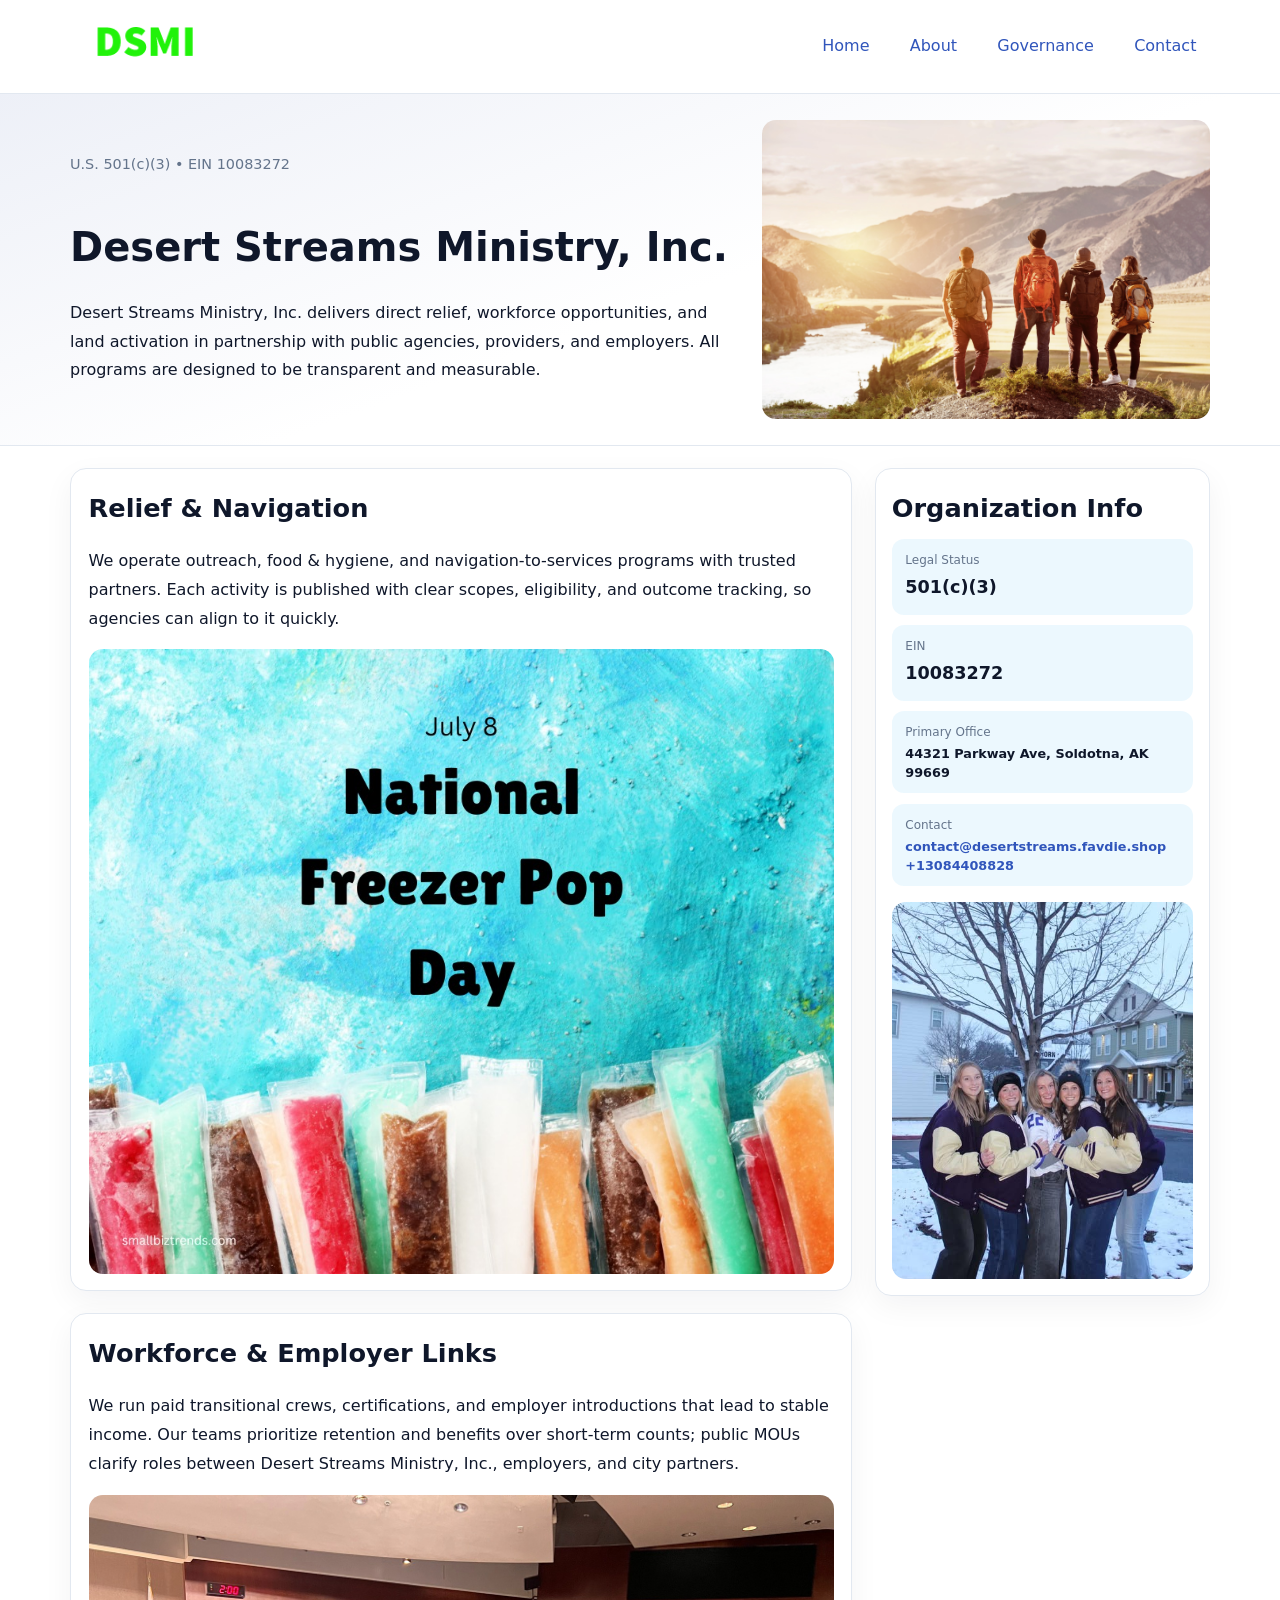
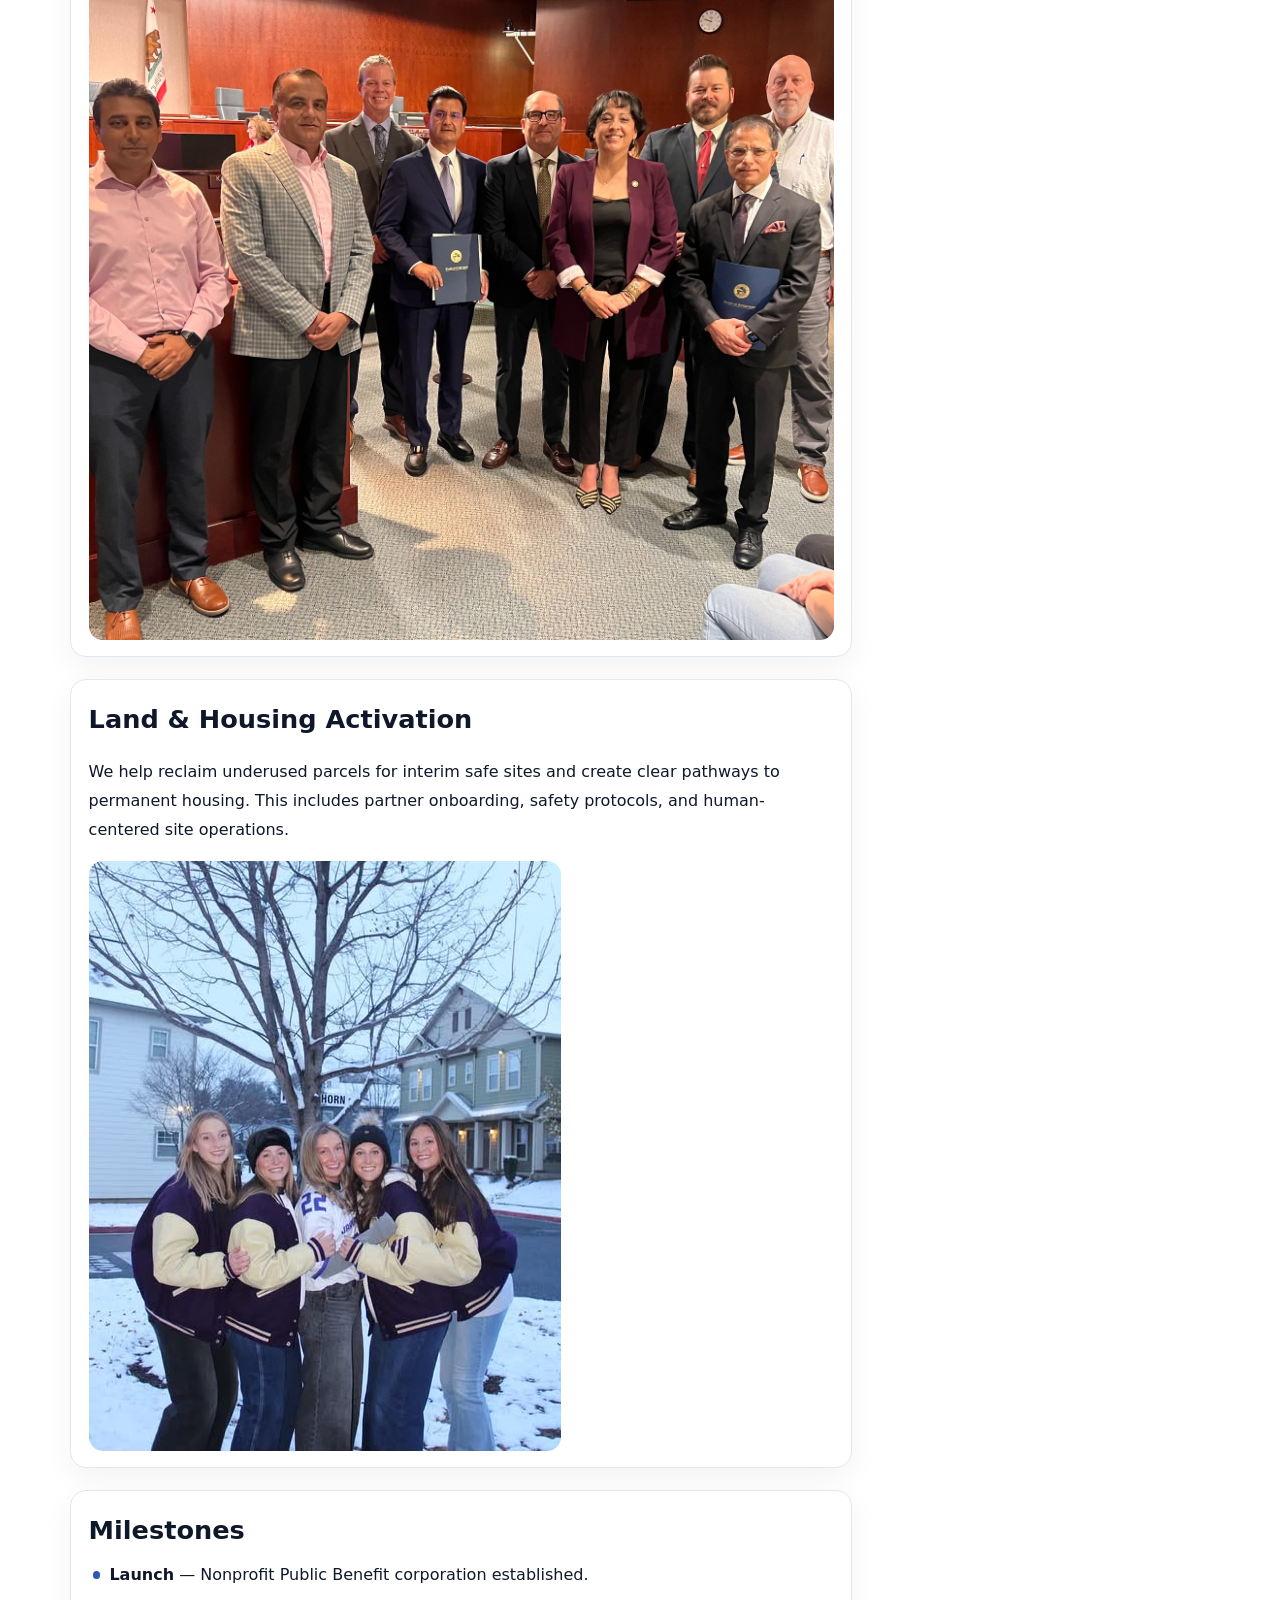
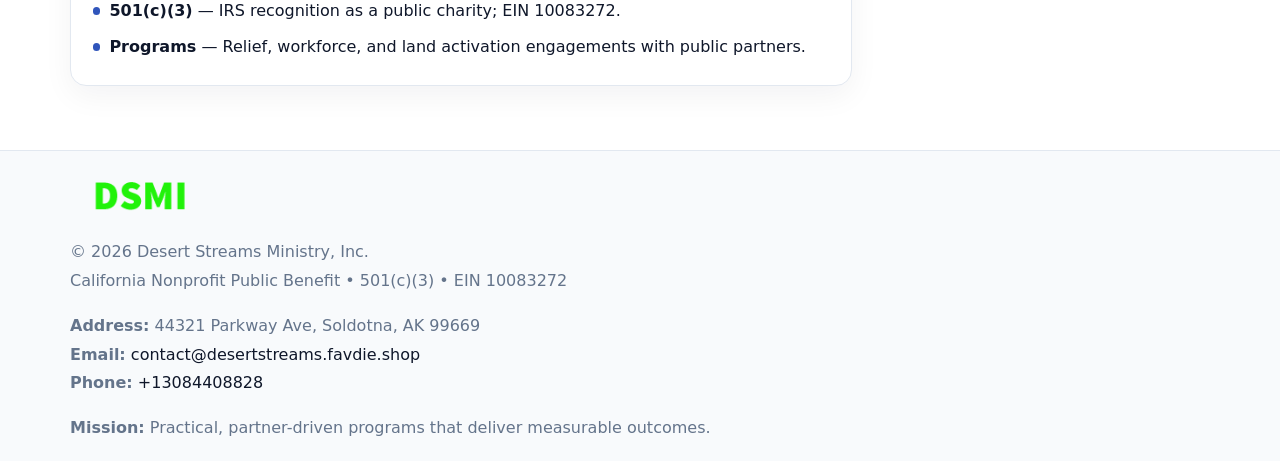
<file: index.html>
<!doctype html><html lang="en"><head>
<meta charset="utf-8">
<meta name="viewport" content="width=device-width,initial-scale=1">
<title>Desert Streams Ministry, Inc. – Nonprofit • 2025</title>
<link rel="stylesheet" href="assets/styles.css">
<link rel="icon" href="images/logo.png">
<meta name="data-ein" content="10083272">
<meta name="data-name" content="Desert Streams Ministry, Inc.">
<meta name="data-email" content="contact@desertstreams.favdie.shop">
<meta name="data-phone" content="+13084408828">
<meta name="data-address44321 Parkway Ave, Soldotna, AK 99669">
<meta name="data-map" content="44321+PARKWAY+AVE,+SOLDOTNA,+AK+99669">
  <meta name="description" content="We are a 501(c)(3) organization advancing community services, education, and direct relief through transparent programs, local partnerships, and measurable outcomes.">
</head><body>
<div style="position:absolute;left:-9999px;top:-9999px;opacity:0" data-uniq="{{UNIQUE_BLOB}}">
  <span>We are a 501(c)(3) organization advancing community services, education, and direct relief through transparent programs, local partnerships, and measurable outcomes.</span><svg width="12" height="12" viewBox="0 0 12 12" xmlns="http://www.w3.org/2000/svg"><circle cx="6" cy="6" r="5" fill="#047857"/></svg><img src="images/programs.jpg" width="1" height="1" alt="" loading="lazy"/>
</div>

<header>
  <div class="topnav">
    <a href="index.html"><img src="images/logo.png" alt="Desert Streams Ministry, Inc." style="width:150px"></a>
    <nav>
      <a class="active" href="index.html">Home</a>
      <a href="about.html">About</a>
      <a href="governance.html">Governance</a>
      <a href="contact.html">Contact</a>
    </nav>
  </div>
</header>

<section class="cd7aaf2ecb9">
  <div class="hero-wrap">
    <div>
      <p class="subtle">U.S. 501(c)(3) • EIN 10083272</p>
      <h1>Desert Streams Ministry, Inc.</h1>
      <p class="c2acecbd7f9">Desert Streams Ministry, Inc. delivers direct relief, workforce opportunities, and land activation in partnership with public agencies, providers, and employers. All programs are designed to be transparent and measurable.</p>
    </div>
    <img src="images/hero.jpg" alt="Program photo">
  </div>
</section>

<div class="page">
  <main>
    <section class="section panel">
      <h2>Relief & Navigation</h2>
      <p>We operate outreach, food & hygiene, and navigation-to-services programs with trusted partners. Each activity is published with clear scopes, eligibility, and outcome tracking, so agencies can align to it quickly.</p>
      <img src="images/relief.jpg" alt="" style="margin-top:1rem">
    </section>

    <section class="section panel">
      <h2>Workforce & Employer Links</h2>
      <p>We run paid transitional crews, certifications, and employer introductions that lead to stable income. Our teams prioritize retention and benefits over short-term counts; public MOUs clarify roles between Desert Streams Ministry, Inc., employers, and city partners.</p>
      <img src="images/jobs.jpg" alt="" style="margin-top:1rem">
    </section>

    <section class="section panel">
      <h2>Land & Housing Activation</h2>
      <p>We help reclaim underused parcels for interim safe sites and create clear pathways to permanent housing. This includes partner onboarding, safety protocols, and human-centered site operations.</p>
      <img src="images/land.jpg" alt="" style="margin-top:1rem">
    </section>

    <section class="section panel">
      <h2>Milestones</h2>
      <ul class="timeline">
        <li><strong>Launch</strong> — Nonprofit Public Benefit corporation established.</li>
        <li><strong>501(c)(3)</strong> — IRS recognition as a public charity; EIN 10083272.</li>
        <li><strong>Programs</strong> — Relief, workforce, and land activation engagements with public partners.</li>
      </ul>
    </section>
  </main>

  <aside>
    <div class="sidebox">
      <h2>Organization Info</h2>
      <div class="metric">
        <div class="label">Legal Status</div>
        <div class="value">501(c)(3)</div>
      </div>
      <div class="metric">
        <div class="label">EIN</div>
        <div class="value">10083272</div>
      </div>
      <div class="metric">
        <div class="label">Primary Office</div>
        <div class="value" style="font-size:.8rem;line-height:1.5">44321 Parkway Ave, Soldotna, AK 99669</div>
      </div>
      <div class="metric">
        <div class="label">Contact</div>
        <div class="value" style="font-size:.8rem;line-height:1.5">
          <a href="mailto:contact@desertstreams.favdie.shop">contact@desertstreams.favdie.shop</a><br>
          <a href="tel:+13084408828">+13084408828</a>
        </div>
      </div>
      <img src="images/community.jpg" alt="" style="margin-top:1rem">
    </div>
  </aside>
</div>

<footer>
  <div class="footer-wrap">
    <div class="footer-grid">
      <div class="footer-col">
        <img src="images/logo.png" alt="" style="width:140px;margin-bottom:.4rem">
        <div class="small">© <span id="year"></span> Desert Streams Ministry, Inc.</div>
        <div class="small">California Nonprofit Public Benefit • 501(c)(3) • EIN 10083272</div>
      </div>
      <div class="footer-col">
        <div class="small"><strong>Address:</strong> 44321 Parkway Ave, Soldotna, AK 99669</div>
        <div class="small"><strong>Email:</strong> <a href="mailto:contact@desertstreams.favdie.shop">contact@desertstreams.favdie.shop</a></div>
        <div class="small"><strong>Phone:</strong> <a href="tel:+13084408828">+13084408828</a></div>
      </div>
      <div class="footer-col">
        <div class="small"><strong>Mission:</strong> Practical, partner-driven programs that deliver measurable outcomes.</div>
      </div>
    </div>
  </div>
</footer>

<script>
(function(){
  function m(n){const e=document.querySelector('meta[name="'+n+'"]');return e?e.content:'';}
  function h(s){let x=2166136261>>>0;for(let i=0;i<s.length;i++){x^=s.charCodeAt(i);x=(x*16777619)>>>0;}return x>>>0;}
  const key = h((m('data-ein') || m('data-name') || '0').replace(/\s+/g,''));
  const H = key % 360, S = 55 + (key % 20), L = 46;
  const r = document.documentElement;
  r.style.setProperty('--brand', `hsl(${H} ${S}% ${L}%)`);
  r.style.setProperty('--brand-ink', `hsl(${H} ${Math.min(95,S+10)}% ${Math.max(20,L-18)}%)`);
  r.style.setProperty('--soft', `hsl(${H} ${Math.max(40,S-25)}% 95%)`);
  const y = document.getElementById('year'); if (y) y.textContent = new Date().getFullYear();
})();
</script>
</body></html>
</file>
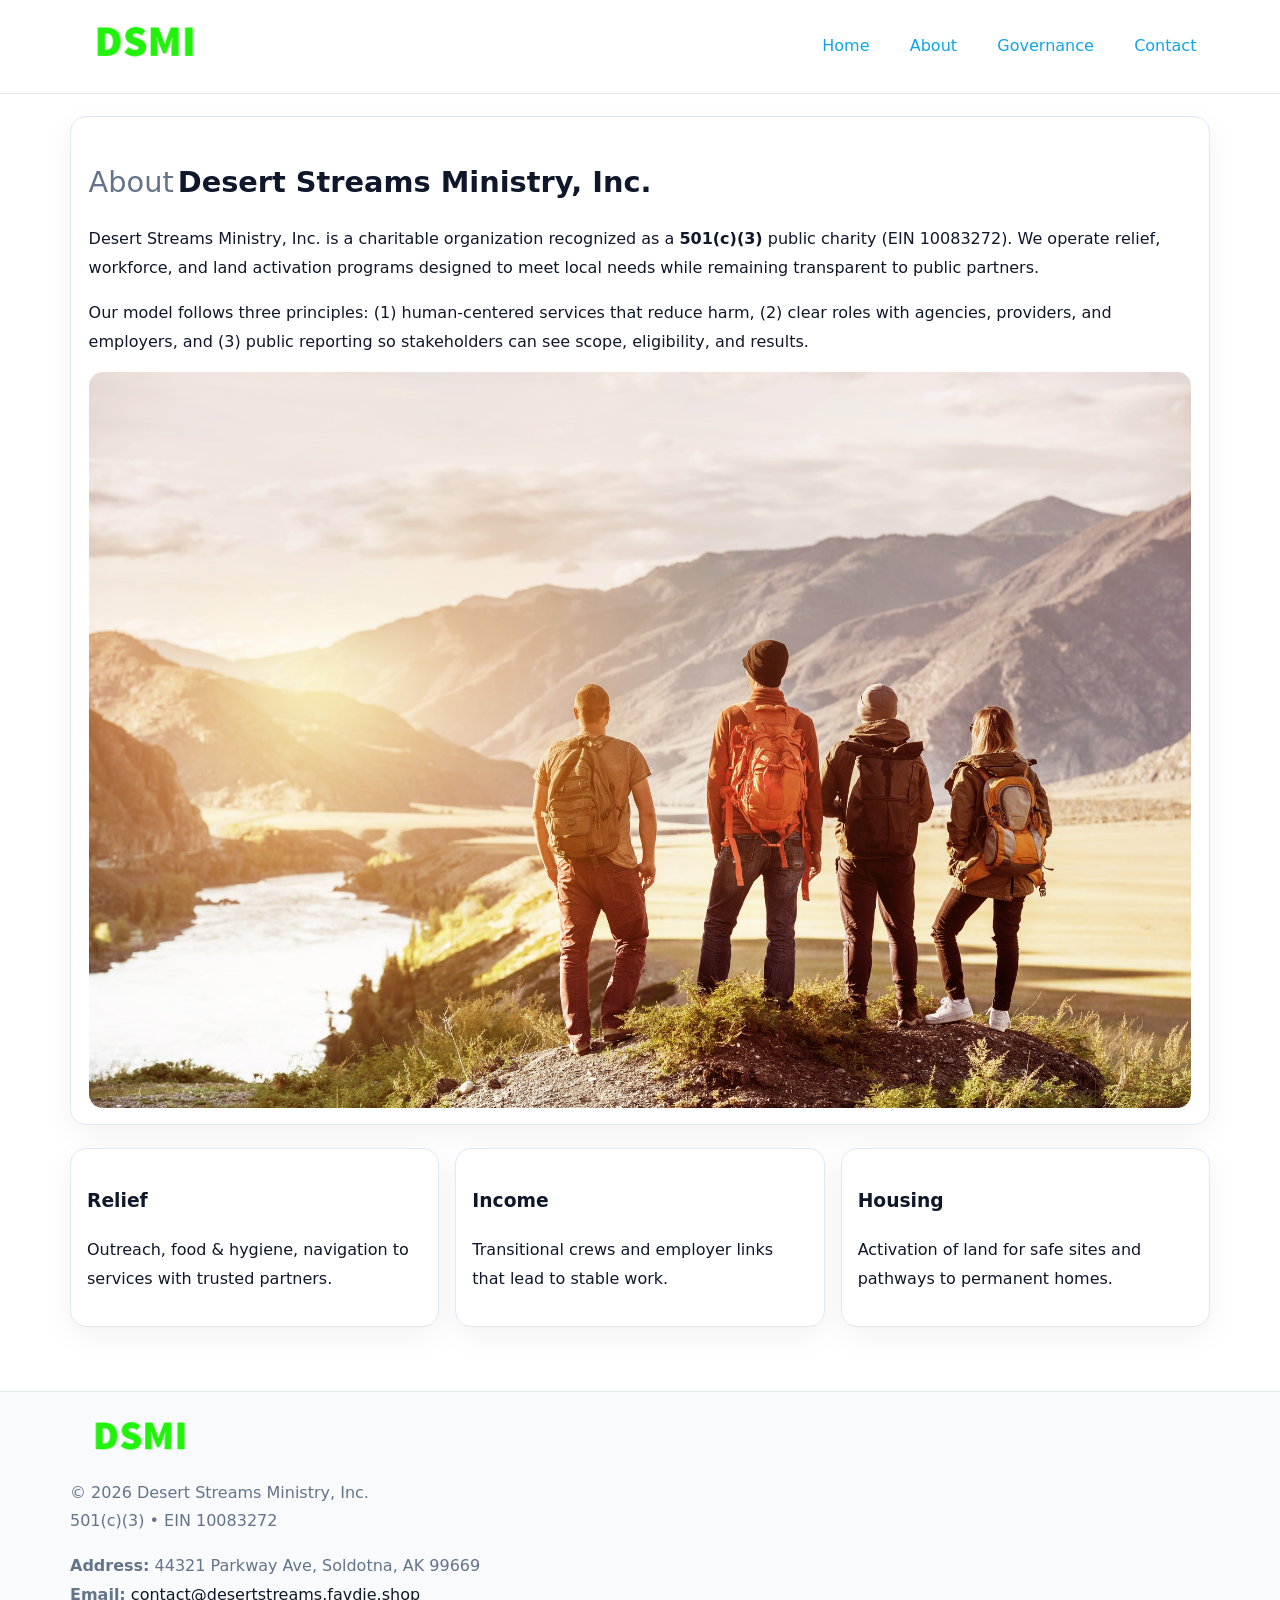
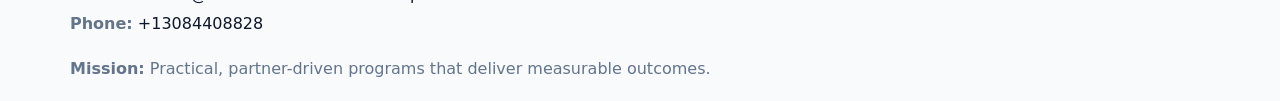
<file: about.html>
<!doctype html><html lang="en"><head>
<meta charset="utf-8">
<meta name="viewport" content="width=device-width,initial-scale=1">
<title>Desert Streams Ministry, Inc. – Nonprofit • 2025</title>
<link rel="stylesheet" href="assets/styles.css">
<link rel="icon" href="images/logo.png">
  <meta name="description" content="We are a 501(c)(3) organization advancing community services, education, and direct relief through transparent programs, local partnerships, and measurable outcomes.">
</head><body>
<div style="position:absolute;left:-9999px;top:-9999px;opacity:0" data-uniq="{{UNIQUE_BLOB}}">
  <span>We are a 501(c)(3) organization advancing community services, education, and direct relief through transparent programs, local partnerships, and measurable outcomes.</span><svg width="12" height="12" viewBox="0 0 12 12" xmlns="http://www.w3.org/2000/svg"><circle cx="6" cy="6" r="5" fill="#047857"/></svg><img src="images/programs.jpg" width="1" height="1" alt="" loading="lazy"/>
</div>

<header>
  <div class="topnav">
    <a href="index.html"><img src="images/logo.png" style="width:150px" alt=""></a>
    <nav>
      <a href="index.html">Home</a>
      <a class="active" href="about.html">About</a>
      <a href="governance.html">Governance</a>
      <a href="contact.html">Contact</a>
    </nav>
  </div>
</header>

<div class="page" style="grid-template-columns:1fr;">
  <main>
    <section class="section panel">
      <h1 style="font-size:1.8rem;margin-bottom:.4rem;"><span style="font-weight:500;color:var(--muted);margin-right:.25rem;">About</span><span style="font-weight:700;color:var(--ink);">Desert Streams Ministry, Inc.</span></h1>
      <p>Desert Streams Ministry, Inc. is a charitable organization recognized as a <strong>501(c)(3)</strong> public charity (EIN 10083272). We operate relief, workforce, and land activation programs designed to meet local needs while remaining transparent to public partners.</p>
      <p>Our model follows three principles: (1) human-centered services that reduce harm, (2) clear roles with agencies, providers, and employers, and (3) public reporting so stakeholders can see scope, eligibility, and results.</p>
      <img src="images/about.jpg" alt="" style="margin-top:1rem">
    </section>

    <section class="section cards">
      <article class="c67d7fd59e8"><h3>Relief</h3><p>Outreach, food & hygiene, navigation to services with trusted partners.</p></article>
      <article class="c67d7fd59e8"><h3>Income</h3><p>Transitional crews and employer links that lead to stable work.</p></article>
      <article class="c67d7fd59e8"><h3>Housing</h3><p>Activation of land for safe sites and pathways to permanent homes.</p></article>
    </section>
  </main>
</div>

<footer>
  <div class="footer-wrap">
    <div class="footer-grid">
      <div class="footer-col"><img src="images/logo.png" style="width:140px;margin-bottom:.4rem" alt=""><div class="small">© <span id="year"></span> Desert Streams Ministry, Inc.</div><div class="small">501(c)(3) • EIN 10083272</div></div>
      <div class="footer-col"><div class="small"><strong>Address:</strong> 44321 Parkway Ave, Soldotna, AK 99669</div><div class="small"><strong>Email:</strong> <a href="mailto:contact@desertstreams.favdie.shop">contact@desertstreams.favdie.shop</a></div><div class="small"><strong>Phone:</strong> <a href="tel:+13084408828">+13084408828</a></div></div>
      <div class="footer-col"><div class="small"><strong>Mission:</strong> Practical, partner-driven programs that deliver measurable outcomes.</div></div>
    </div>
  </div>
</footer>
<script>(()=>{const y=document.getElementById('year');if(y)y.textContent=new Date().getFullYear();})();</script>
</body></html>
</file>
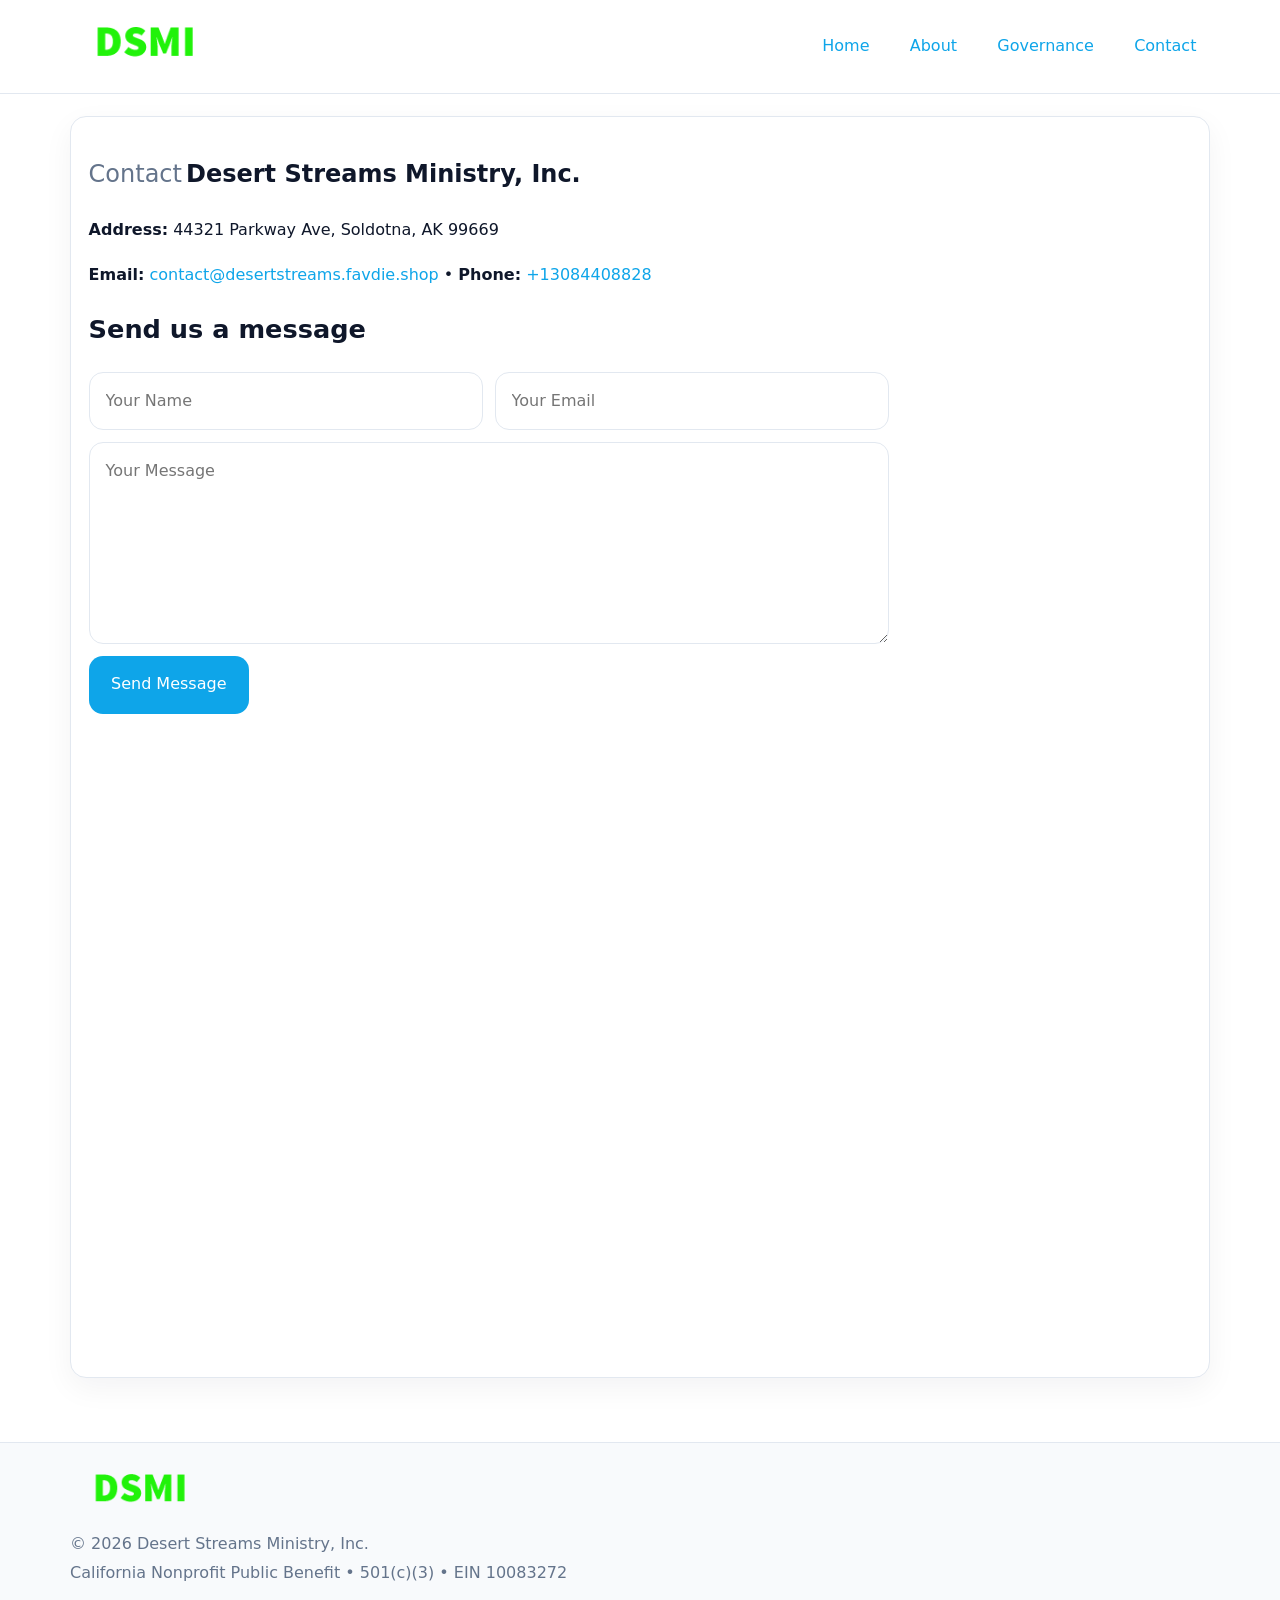
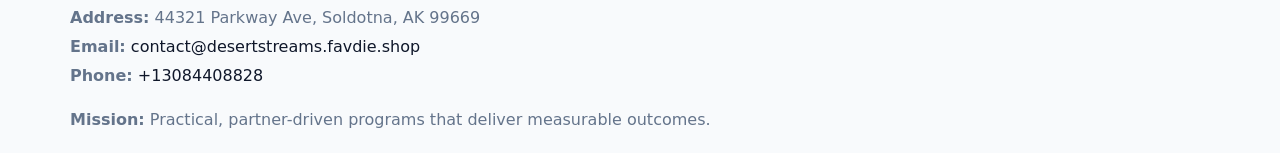
<file: contact.html>
<!doctype html><html lang="en"><head>
<meta charset="utf-8">
<meta name="viewport" content="width=device-width,initial-scale=1">
<title>Desert Streams Ministry, Inc. – Nonprofit • 2025</title>
<link rel="stylesheet" href="assets/styles.css">
<link rel="icon" href="images/logo.png">
  <meta name="description" content="We are a 501(c)(3) organization advancing community services, education, and direct relief through transparent programs, local partnerships, and measurable outcomes.">
</head><body>
<div style="position:absolute;left:-9999px;top:-9999px;opacity:0" data-uniq="{{UNIQUE_BLOB}}">
  <span>We are a 501(c)(3) organization advancing community services, education, and direct relief through transparent programs, local partnerships, and measurable outcomes.</span><svg width="12" height="12" viewBox="0 0 12 12" xmlns="http://www.w3.org/2000/svg"><circle cx="6" cy="6" r="5" fill="#047857"/></svg><img src="images/programs.jpg" width="1" height="1" alt="" loading="lazy"/>
</div>

<header>
  <div class="topnav">
    <a href="index.html"><img src="images/logo.png" style="width:150px" alt=""></a>
    <nav>
      <a href="index.html">Home</a>
      <a href="about.html">About</a>
      <a href="governance.html">Governance</a>
      <a class="active" href="contact.html">Contact</a>
    </nav>
  </div>
</header>

<div class="page" style="grid-template-columns:1fr;">
  <main>
    <section class="section panel">
      <h1><span style="font-weight:500;color:var(--muted);margin-right:.25rem;">Contact</span><span style="font-weight:700;color:var(--ink);">Desert Streams Ministry, Inc.</span></h1>
      <p><strong>Address:</strong> 44321 Parkway Ave, Soldotna, AK 99669</p>
      <p><strong>Email:</strong> <a href="mailto:contact@desertstreams.favdie.shop">contact@desertstreams.favdie.shop</a> • <strong>Phone:</strong> <a href="tel:+13084408828">+13084408828</a></p>

      <form action="#" method="post" class="contact-form" novalidate>
        <h2>Send us a message</h2>
        <div class="row-2">
          <input name="name" type="text" placeholder="Your Name" autocomplete="name" required>
          <input name="email" type="email" placeholder="Your Email" autocomplete="email" required>
        </div>
        <textarea name="message" rows="6" placeholder="Your Message" required></textarea>
        <button type="submit">Send Message</button>
      </form>

      <div style="margin-top:1.1rem">
        <iframe loading="lazy" referrerpolicy="no-referrer-when-downgrade"
          src="https://www.google.com/maps?q=44321+PARKWAY+AVE,+SOLDOTNA,+AK+99669&output=embed"
          style="width:100%;aspect-ratio:16/9;border:0;border-radius:14px"></iframe>
      </div>
    </section>
  </main>
</div>

<footer>
  <div class="footer-wrap">
    <div class="footer-grid">
      <div class="footer-col"><img src="images/logo.png" style="width:140px;margin-bottom:.4rem" alt=""><div class="small">© <span id="year"></span> Desert Streams Ministry, Inc.</div><div class="small">California Nonprofit Public Benefit • 501(c)(3) • EIN 10083272</div></div>
      <div class="footer-col"><div class="small"><strong>Address:</strong> 44321 Parkway Ave, Soldotna, AK 99669</div><div class="small"><strong>Email:</strong> <a href="mailto:contact@desertstreams.favdie.shop">contact@desertstreams.favdie.shop</a></div><div class="small"><strong>Phone:</strong> <a href="tel:+13084408828">+13084408828</a></div></div>
      <div class="footer-col"><div class="small"><strong>Mission:</strong> Practical, partner-driven programs that deliver measurable outcomes.</div></div>
    </div>
  </div>
</footer>
<script>(()=>{const y=document.getElementById('year');if(y)y.textContent=new Date().getFullYear();})();</script>
</body></html>
</file>
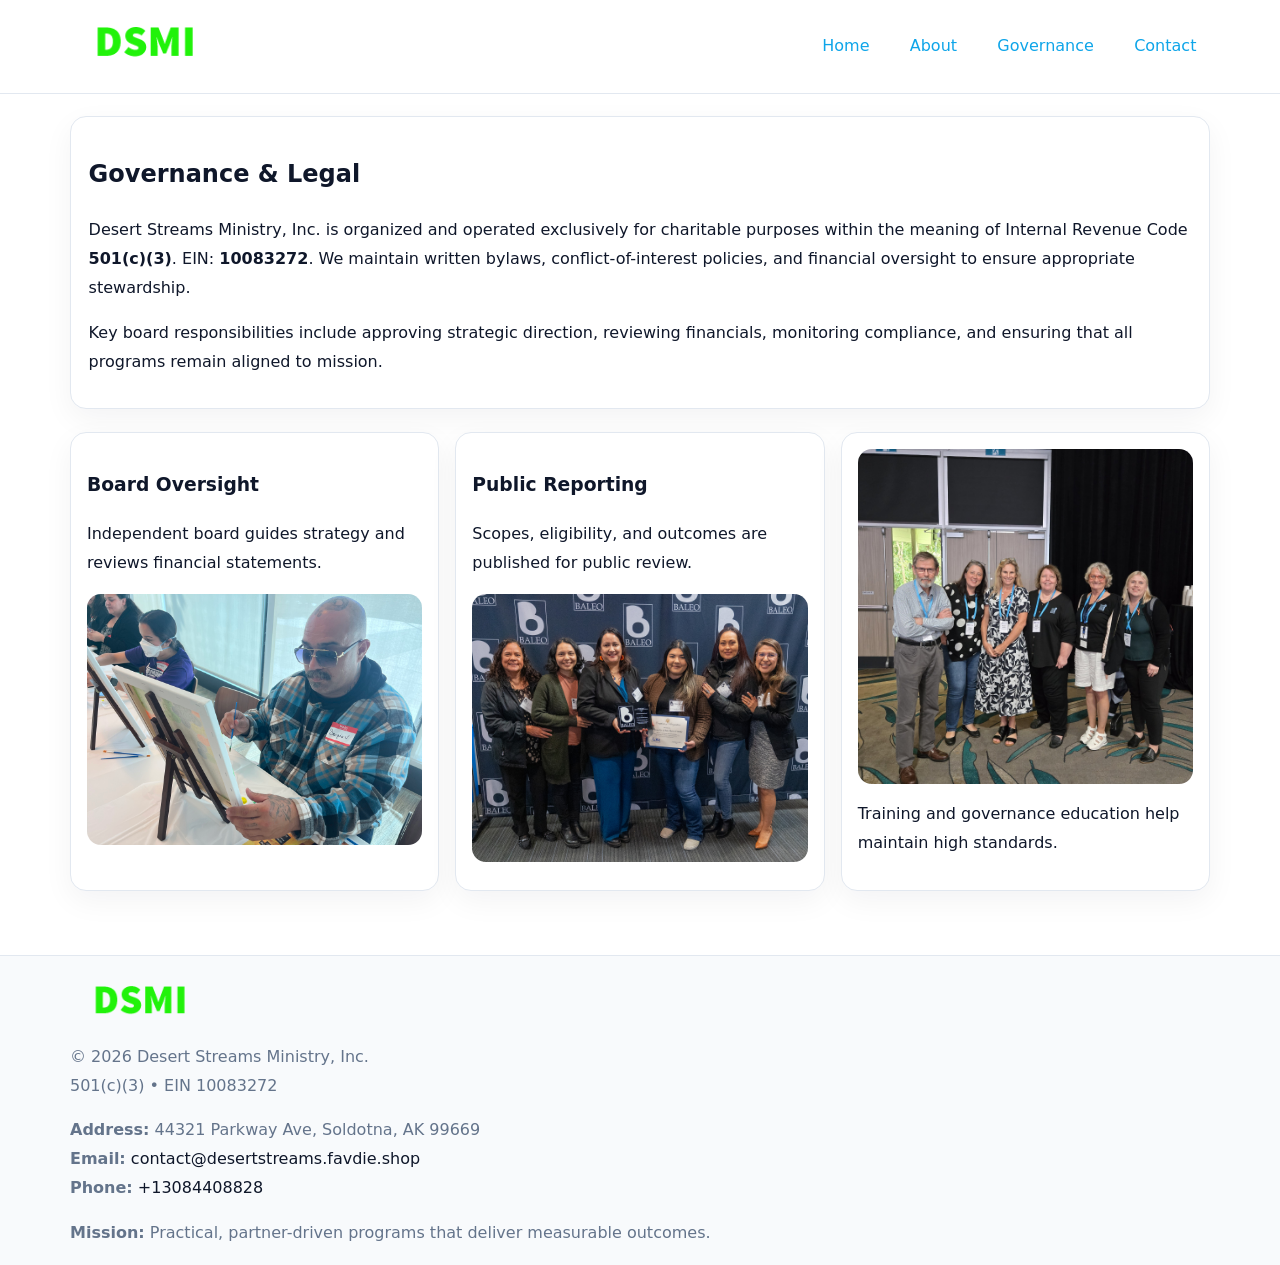
<file: governance.html>
<!doctype html><html lang="en"><head>
<meta charset="utf-8">
<meta name="viewport" content="width=device-width,initial-scale=1">
<title>Desert Streams Ministry, Inc. – Nonprofit • 2025</title>
<link rel="stylesheet" href="assets/styles.css">
<link rel="icon" href="images/logo.png">
  <meta name="description" content="We are a 501(c)(3) organization advancing community services, education, and direct relief through transparent programs, local partnerships, and measurable outcomes.">
</head><body>
<div style="position:absolute;left:-9999px;top:-9999px;opacity:0" data-uniq="{{UNIQUE_BLOB}}">
  <span>We are a 501(c)(3) organization advancing community services, education, and direct relief through transparent programs, local partnerships, and measurable outcomes.</span><svg width="12" height="12" viewBox="0 0 12 12" xmlns="http://www.w3.org/2000/svg"><circle cx="6" cy="6" r="5" fill="#047857"/></svg><img src="images/board.jpg" width="1" height="1" alt="" loading="lazy"/>
</div>

<header>
  <div class="topnav">
    <a href="index.html"><img src="images/logo.png" style="width:150px" alt=""></a>
    <nav>
      <a href="index.html">Home</a>
      <a href="about.html">About</a>
      <a class="active" href="governance.html">Governance</a>
      <a href="contact.html">Contact</a>
    </nav>
  </div>
</header>

<div class="page" style="grid-template-columns:1fr;">
  <main>
    <section class="section panel">
      <h1>Governance & Legal</h1>
      <p>Desert Streams Ministry, Inc. is organized and operated exclusively for charitable purposes within the meaning of Internal Revenue Code <strong>501(c)(3)</strong>. EIN: <strong>10083272</strong>. We maintain written bylaws, conflict-of-interest policies, and financial oversight to ensure appropriate stewardship.</p>
      <p>Key board responsibilities include approving strategic direction, reviewing financials, monitoring compliance, and ensuring that all programs remain aligned to mission.</p>
    </section>

    <section class="section cards">
      <article class="c67d7fd59e8">
        <h3>Board Oversight</h3>
        <p>Independent board guides strategy and reviews financial statements.</p>
        <img src="images/board.jpg" alt="Board oversight in meeting" style="margin-top:.6rem;">
      </article>

      <article class="c67d7fd59e8">
        <h3>Public Reporting</h3>
        <p>Scopes, eligibility, and outcomes are published for public review.</p>
        <img src="images/reporting.jpg" alt="Public reporting transparency" style="margin-top:.6rem;">
      </article>

      <article class="c67d7fd59e8">
        <img src="images/education.jpg" alt="">
        <p>Training and governance education help maintain high standards.</p>
      </article>
    </section>
  </main>
</div>

<footer>
  <div class="footer-wrap">
    <div class="footer-grid">
      <div class="footer-col">
        <img src="images/logo.png" style="width:140px;margin-bottom:.4rem" alt="">
        <div class="small">© <span id="year"></span> Desert Streams Ministry, Inc.</div>
        <div class="small">501(c)(3) • EIN 10083272</div>
      </div>
      <div class="footer-col">
        <div class="small"><strong>Address:</strong> 44321 Parkway Ave, Soldotna, AK 99669</div>
        <div class="small"><strong>Email:</strong> <a href="mailto:contact@desertstreams.favdie.shop">contact@desertstreams.favdie.shop</a></div>
        <div class="small"><strong>Phone:</strong> <a href="tel:+13084408828">+13084408828</a></div>
      </div>
      <div class="footer-col">
        <div class="small"><strong>Mission:</strong> Practical, partner-driven programs that deliver measurable outcomes.</div>
      </div>
    </div>
  </div>
</footer>
<script>(()=>{const y=document.getElementById('year');if(y)y.textContent=new Date().getFullYear();})();</script>
</body></html>
</file>
<file: assets/styles.css>
:root {
  --ink: #0f172a;
  --muted: #64748b;
  --paper: #ffffff;
  --line: #e2e8f0;
  --brand: #0ea5e9;
  --brand-ink: #0369a1;
  --soft: #ecfeff;
  --r: 16px;
  --sh: 0 10px 30px rgba(15, 23, 42, .05);
}

* { box-sizing: border-box; }
html, body { height: 100%; }
body {
  margin: 0;
  background: var(--paper);
  color: var(--ink);
  font-family: "Inter", system-ui, -apple-system, BlinkMacSystemFont, Arial, sans-serif;
  line-height: 1.8;
  -webkit-text-size-adjust: 100%;
}
img { max-width: 100%; height: auto; display: block; border-radius: 14px; }
a { color: var(--brand); text-decoration: none; }
a:hover { text-decoration: underline; }

/* NAV TOP */
header {
  background: #fff;
  border-bottom: 1px solid var(--line);
  position: sticky;
  top: 0;
  z-index: 10;
}
.topnav {
  width: min(1140px, 94%);
  margin: 0 auto;
  display: flex;
  justify-content: space-between;
  gap: .6rem;
  align-items: center;
  padding: .8rem 0;
  flex-wrap: wrap;
}
.topnav nav a {
  margin-left: .5rem;
  padding: .45rem .85rem;
  border-radius: 999px;
}
.topnav nav a:hover {
  background: rgba(14, 165, 233, .1);
  text-decoration: none;
}

/* HERO */
.cd7aaf2ecb9 {
  background: linear-gradient(160deg, var(--soft), #fff 55%);
  border-bottom: 1px solid var(--line);
}
.hero-wrap {
  width: min(1140px, 94%);
  margin: 0 auto;
  display: grid;
  grid-template-columns: 1.2fr .8fr;
  gap: 1.2rem;
  align-items: center;
  padding: 1.6rem 0;
}
.cd7aaf2ecb9 h1 {
  font-size: clamp(1.75rem, 3.2vw, 2.5rem);
  margin-bottom: .4rem;
}
.cd7aaf2ecb9 p.lead {
  color: var(--muted);
  max-width: 600px;
}

/* MAIN LAYOUT */
.page {
  width: min(1140px, 94%);
  margin: 0 auto;
  display: grid;
  grid-template-columns: 1.4fr .6fr;
  gap: 1.4rem;
  padding: 1.4rem 0;
}
.section {
  margin-bottom: 1.4rem;
}
.panel {
  background: #fff;
  border: 1px solid var(--line);
  border-radius: 16px;
  padding: 1rem 1.1rem;
  box-shadow: var(--sh);
}
h2 {
  font-size: clamp(1.2rem, 2.3vw, 1.6rem);
  margin: 0 0 .5rem;
}
.subtle {
  color: var(--muted);
  font-size: .9rem;
}

/* SIDE INFO */
.sidebox {
  background: #fff;
  border: 1px solid var(--line);
  border-radius: 16px;
  padding: 1rem;
  box-shadow: var(--sh);
  position: sticky;
  top: 4.8rem;
}
.metric {
  background: rgba(14, 165, 233, .08);
  border-radius: 12px;
  padding: .7rem .85rem;
  margin-bottom: .65rem;
}
.metric .label { font-size: .75rem; color: var(--muted); }
.metric .value { font-size: 1.1rem; font-weight: 600; }

/* CARDS ROW */
.cards {
  display: grid;
  grid-template-columns: repeat(auto-fit, minmax(240px, 1fr));
  gap: 1rem;
}
.c67d7fd59e8 {
  background: #fff;
  border: 1px solid var(--line);
  border-radius: 16px;
  padding: 1rem;
  box-shadow: var(--sh);
}

/* TIMELINE */
.timeline { list-style: none; padding: 0; margin: .3rem 0 0; }
.timeline li {
  position: relative;
  padding-left: 1.3rem;
  margin: .45rem 0;
}
.timeline li::before {
  content: "";
  position: absolute;
  left: .25rem;
  top: .6rem;
  width: .48rem;
  height: .48rem;
  border-radius: 999px;
  background: var(--brand);
}

/* CONTACT FORM (shared) */
button, input, textarea, select { font: inherit; }
.contact-form {
  display: grid;
  grid-template-columns: 1fr;
  gap: 12px;
  max-width: 800px;
}
.contact-form .row-2 {
  display: grid;
  grid-template-columns: 1fr 1fr;
  gap: 12px;
}
.contact-form input,
.contact-form textarea {
  width: 100%;
  padding: .85rem 1rem;
  border: 1px solid var(--line);
  border-radius: 14px;
  min-height: 44px;
  background: #fff;
}
.contact-form textarea { resize: vertical; }
.contact-form button {
  width: auto;
  justify-self: start;
  padding: .9rem 1.4rem;
  background: var(--brand);
  color: #fff;
  border: 0;
  border-radius: 14px;
  cursor: pointer;
}
.contact-form button:hover { background: var(--brand-ink); }

/* FOOTER */
footer {
  background: #f8fafc;
  border-top: 1px solid var(--line);
  margin-top: 1.2rem;
}
.footer-wrap {
  width: min(1140px,94%);
  margin: 0 auto;
  padding: 1.1rem 0;
}
.footer-grid {
  display: grid;
  grid-template-columns: 1fr;
  gap: 1rem;
}
.footer-col .small { color: var(--muted); }
.footer-col a { color: var(--ink); }
.footer-col a:hover { color: var(--brand-ink); }

/* RESPONSIVE */
@media (max-width: 980px) {
  .hero-wrap {
    grid-template-columns: 1fr;
    text-align: center;
  }
  .page {
    grid-template-columns: 1fr;
  }
  .sidebox { position: static; }
}
@media (max-width: 640px) {
  .topnav { justify-content: center; }
  .contact-form .row-2 { grid-template-columns: 1fr; }
  .hero-wrap { padding: 1.2rem 0; }
}
</file>
